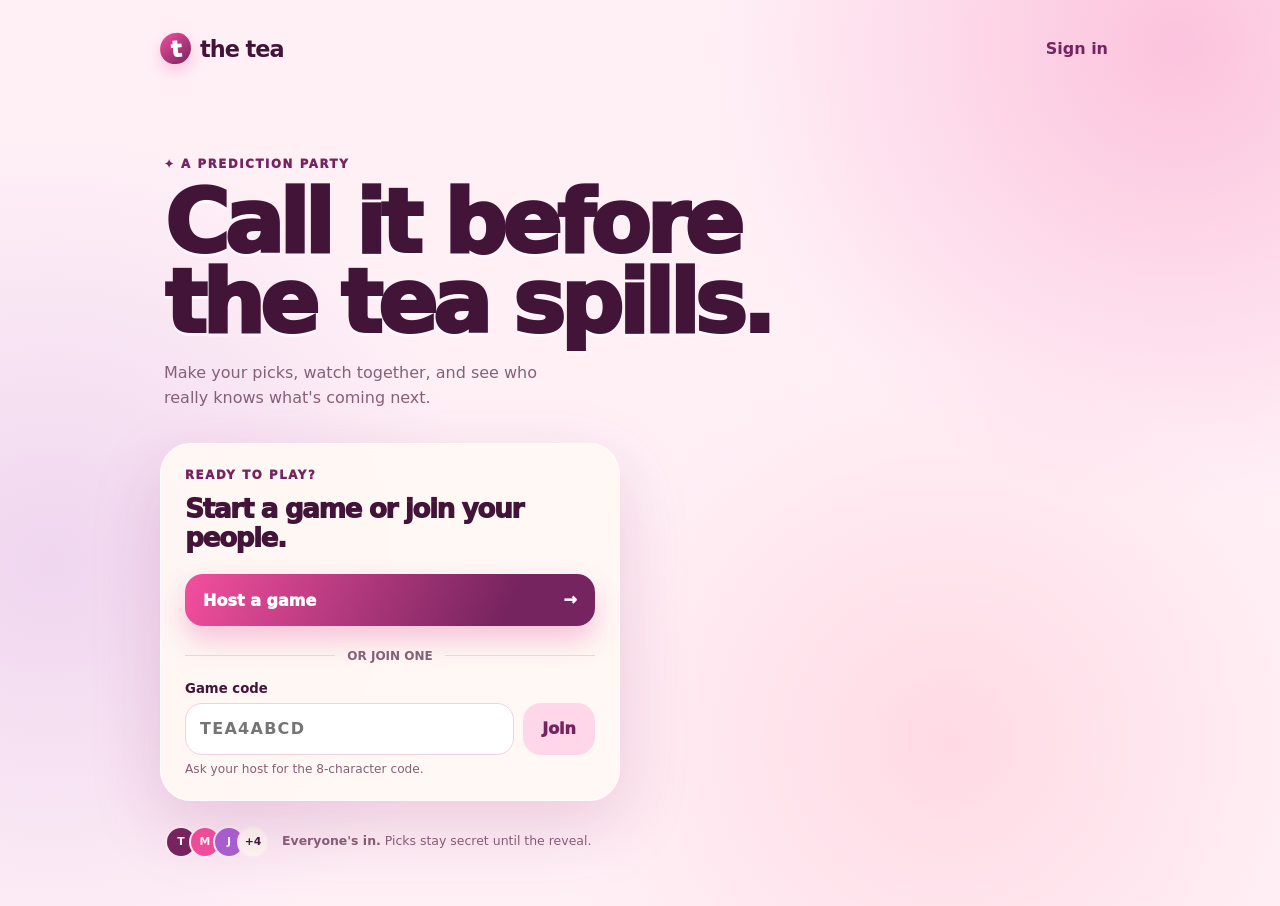
<file: index.html>
<!doctype html>
<html lang="en">
  <head>
    <meta charset="utf-8">
    <meta name="viewport" content="width=device-width, initial-scale=1">
    <meta
      name="description"
      content="The Tea is a social prediction game for watch parties and big moments."
    >
    <title>The Tea — Call it before it happens</title>
    <link rel="stylesheet" href="static/styles.css">
    <script src="static/app.js" defer></script>
  </head>
  <body>
    <main class="page-shell">
      <header class="site-header" aria-label="The Tea">
        <a class="wordmark" href="#" aria-label="The Tea home">
          <span class="wordmark-mark" aria-hidden="true">t</span>
          <span>the tea</span>
        </a>
        <button class="text-button" type="button" data-open-auth="login">
          Sign in
        </button>
      </header>

      <section class="hero" aria-labelledby="hero-title">
        <p class="eyebrow"><span aria-hidden="true">✦</span> A prediction party</p>
        <h1 id="hero-title">Call it before the tea spills.</h1>
        <p class="hero-copy">
          Make your picks, watch together, and see who really knows what's
          coming next.
        </p>
      </section>

      <section class="action-card" aria-labelledby="play-heading">
        <div class="action-card-heading">
          <p class="step-label">Ready to play?</p>
          <h2 id="play-heading">Start a game or join your people.</h2>
        </div>

        <button class="primary-button" type="button" data-open-auth="register">
          <span>Host a game</span>
          <span aria-hidden="true">→</span>
        </button>

        <div class="divider"><span>or join one</span></div>

        <form class="join-form" id="join-form">
          <label for="join-code">Game code</label>
          <div class="join-row">
            <input
              id="join-code"
              name="join_code"
              type="text"
              inputmode="text"
              autocomplete="off"
              autocapitalize="characters"
              maxlength="8"
              pattern="[A-Za-z0-9]{8}"
              placeholder="TEA4ABCD"
              aria-describedby="join-help"
              required
            >
            <button class="secondary-button" type="submit">Join</button>
          </div>
          <p class="field-help" id="join-help">Ask your host for the 8-character code.</p>
        </form>
      </section>

      <section class="party-preview" aria-label="Sample game activity">
        <div class="avatar-stack" aria-hidden="true">
          <span class="avatar avatar-plum">T</span>
          <span class="avatar avatar-coral">M</span>
          <span class="avatar avatar-gold">J</span>
          <span class="avatar avatar-cream">+4</span>
        </div>
        <p><strong>Everyone's in.</strong> Picks stay secret until the reveal.</p>
      </section>
    </main>

    <div class="auth-backdrop" id="auth-backdrop" hidden></div>
    <section
      class="auth-sheet"
      id="auth-sheet"
      role="dialog"
      aria-modal="true"
      aria-labelledby="auth-title"
      hidden
    >
      <button class="close-button" type="button" id="close-auth" aria-label="Close">
        ×
      </button>

      <div class="auth-view" id="register-view">
        <p class="eyebrow">Your seat is waiting</p>
        <h2 id="auth-title">Create your account.</h2>
        <p class="auth-copy">Come back for every watch party—and defend your record.</p>
        <form class="auth-form" data-preview-form>
          <label for="first-name">First name</label>
          <input id="first-name" name="first_name" autocomplete="given-name" required>

          <label for="register-email">Email</label>
          <input
            id="register-email"
            name="email"
            type="email"
            autocomplete="email"
            required
          >

          <label for="register-password">Password</label>
          <input
            id="register-password"
            name="password"
            type="password"
            autocomplete="new-password"
            minlength="8"
            required
          >
          <p class="field-help">Use at least 8 characters.</p>

          <button class="primary-button" type="submit">Create account</button>
        </form>
        <p class="switch-copy">
          Already have an account?
          <button class="inline-button" type="button" data-switch-auth="login">
            Sign in
          </button>
        </p>
      </div>

      <div class="auth-view" id="login-view" hidden>
        <p class="eyebrow">Welcome back</p>
        <h2>Sign in and make your picks.</h2>
        <p class="auth-copy">Your games and bragging rights are right where you left them.</p>
        <form class="auth-form" data-preview-form>
          <label for="login-email">Email</label>
          <input
            id="login-email"
            name="email"
            type="email"
            autocomplete="email"
            required
          >

          <label for="login-password">Password</label>
          <input
            id="login-password"
            name="password"
            type="password"
            autocomplete="current-password"
            required
          >

          <button class="primary-button" type="submit">Sign in</button>
        </form>
        <p class="switch-copy">
          New to The Tea?
          <button class="inline-button" type="button" data-switch-auth="register">
            Create an account
          </button>
        </p>
      </div>
    </section>

    <div class="toast" id="preview-toast" role="status" hidden>
      Looks good—account connection comes in the backend phase.
    </div>
  </body>
</html>
</file>
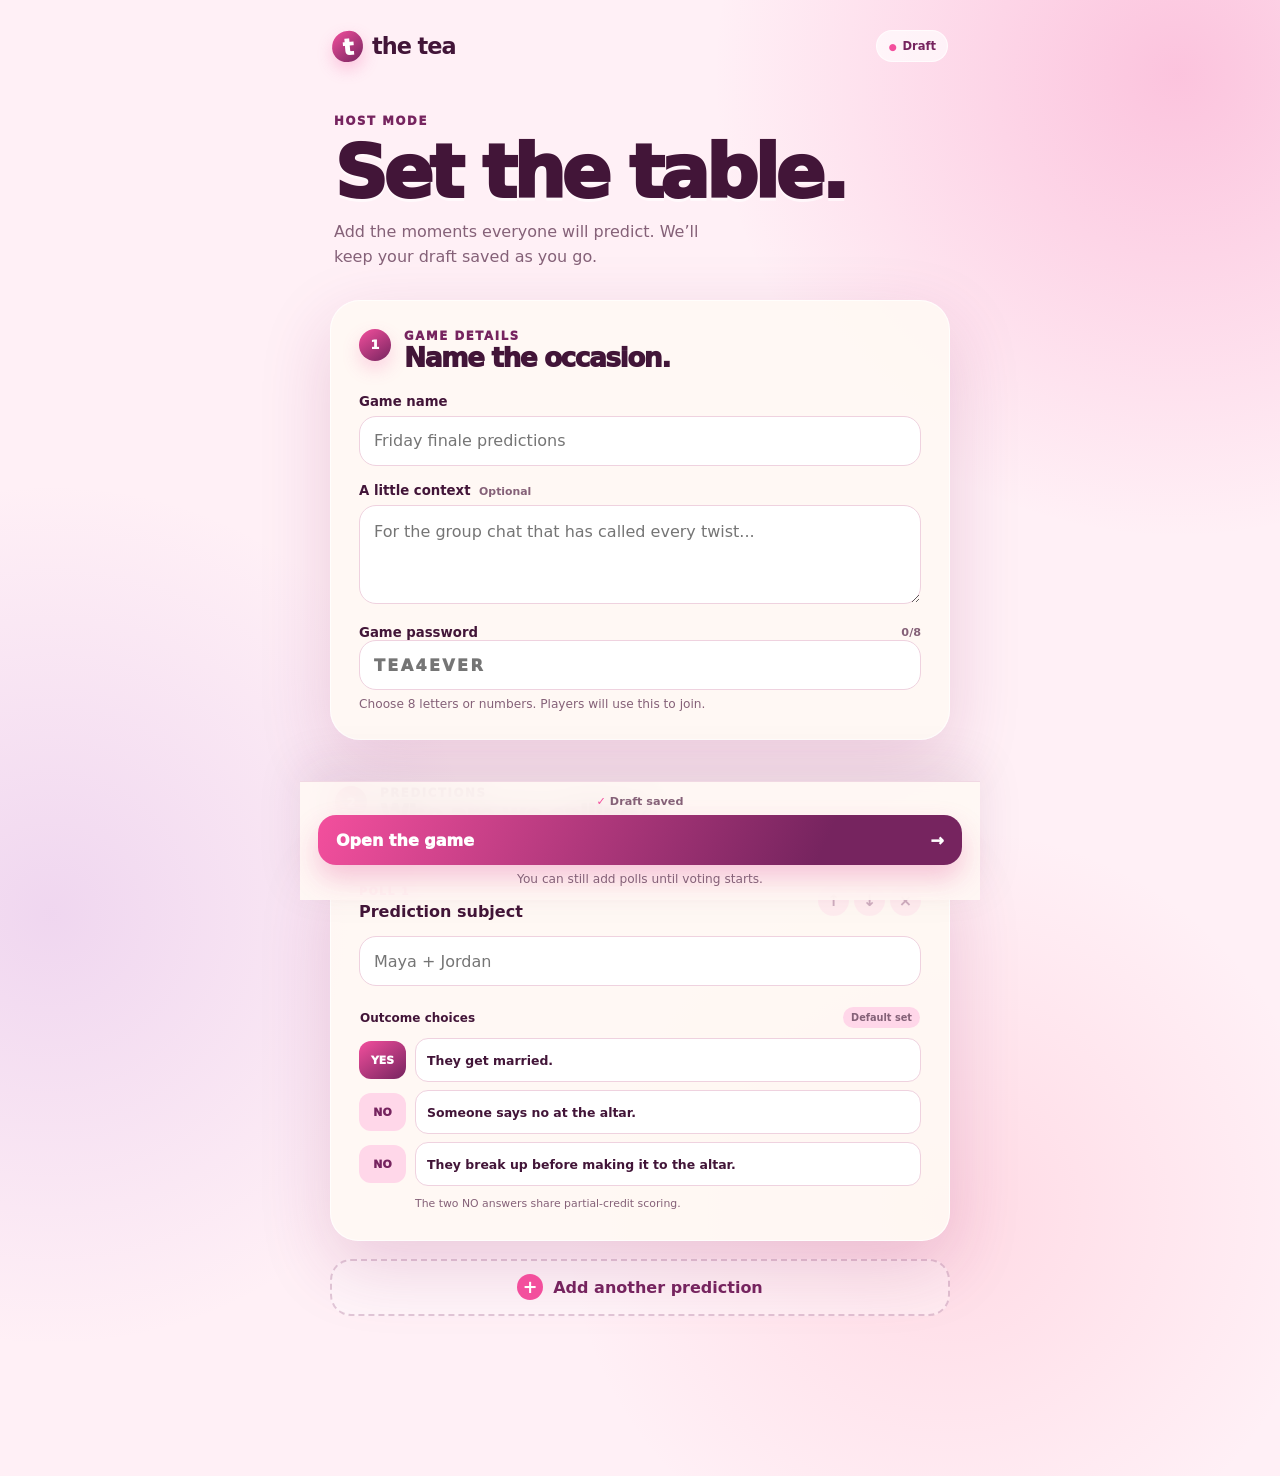
<file: host.html>
<!doctype html>
<html lang="en">
  <head>
    <meta charset="utf-8">
    <meta name="viewport" content="width=device-width, initial-scale=1">
    <meta
      name="description"
      content="Create a prediction party in The Tea."
    >
    <title>Build your game — The Tea</title>
    <link rel="stylesheet" href="static/styles.css">
    <script src="static/host.js" defer></script>
  </head>
  <body>
    <main class="builder-shell">
      <header class="site-header builder-header">
        <a class="wordmark" href="index.html" aria-label="The Tea home">
          <span class="wordmark-mark" aria-hidden="true">t</span>
          <span>the tea</span>
        </a>
        <span class="status-pill"><span aria-hidden="true">●</span> Draft</span>
      </header>

      <section class="builder-intro" aria-labelledby="builder-title">
        <p class="eyebrow">Host mode</p>
        <h1 id="builder-title">Set the table.</h1>
        <p class="hero-copy">
          Add the moments everyone will predict. We’ll keep your draft saved as
          you go.
        </p>
      </section>

      <form id="game-builder">
        <section class="builder-card" aria-labelledby="game-details-title">
          <div class="section-heading">
            <span class="section-number">1</span>
            <div>
              <p class="step-label">Game details</p>
              <h2 id="game-details-title">Name the occasion.</h2>
            </div>
          </div>

          <label for="game-title">Game name</label>
          <input
            id="game-title"
            name="title"
            placeholder="Friday finale predictions"
            maxlength="120"
            required
          >

          <label for="game-description">A little context <span class="optional">Optional</span></label>
          <textarea
            id="game-description"
            name="description"
            placeholder="For the group chat that has called every twist..."
            rows="3"
          ></textarea>

          <div class="field-label-row">
            <label for="game-password">Game password</label>
            <span class="character-count" id="password-count">0/8</span>
          </div>
          <input
            id="game-password"
            class="game-password-input"
            name="join_code"
            type="text"
            inputmode="text"
            autocomplete="off"
            autocapitalize="characters"
            minlength="8"
            maxlength="8"
            pattern="[A-Za-z0-9]{8}"
            placeholder="TEA4EVER"
            aria-describedby="password-help"
            required
          >
          <p class="field-help" id="password-help">
            Choose 8 letters or numbers. Players will use this to join.
          </p>
        </section>

        <section class="poll-builder-section" aria-labelledby="polls-title">
          <div class="section-heading section-heading-spaced">
            <span class="section-number">2</span>
            <div>
              <p class="step-label">Predictions</p>
              <h2 id="polls-title">Who are we calling?</h2>
            </div>
          </div>

          <div class="poll-list" id="poll-list">
            <article class="poll-card" data-poll>
              <div class="poll-card-header">
                <div>
                  <span class="poll-kicker">Poll 1</span>
                  <h3>Prediction subject</h3>
                </div>
                <div class="poll-actions" aria-label="Poll actions">
                  <button type="button" data-move="up" aria-label="Move poll up">↑</button>
                  <button type="button" data-move="down" aria-label="Move poll down">↓</button>
                  <button type="button" data-remove aria-label="Remove poll">×</button>
                </div>
              </div>

              <label class="sr-only" for="poll-subject-1">Poll 1 subject</label>
              <input
                id="poll-subject-1"
                name="poll_subject"
                placeholder="Maya + Jordan"
                maxlength="280"
                required
              >

              <div class="outcome-heading">
                <span>Outcome choices</span>
                <span class="default-chip">Default set</span>
              </div>
              <div class="outcome-list">
                <label class="outcome-row outcome-yes">
                  <span class="outcome-badge">YES</span>
                  <input name="outcome" value="They get married.">
                </label>
                <label class="outcome-row">
                  <span class="outcome-badge">NO</span>
                  <input name="outcome" value="Someone says no at the altar.">
                </label>
                <label class="outcome-row">
                  <span class="outcome-badge">NO</span>
                  <input name="outcome" value="They break up before making it to the altar.">
                </label>
              </div>
              <p class="poll-note">
                The two NO answers share partial-credit scoring.
              </p>
            </article>
          </div>

          <button class="add-poll-button" type="button" id="add-poll">
            <span class="add-icon" aria-hidden="true">+</span>
            Add another prediction
          </button>
        </section>

        <div class="builder-footer">
          <p class="save-status" id="save-status" role="status">
            <span aria-hidden="true">✓</span> Draft saved
          </p>
          <button class="primary-button open-game-button" type="submit">
            <span>Open the game</span>
            <span aria-hidden="true">→</span>
          </button>
          <p class="field-help footer-help">
            You can still add polls until voting starts.
          </p>
        </div>
      </form>
    </main>

    <template id="poll-template">
      <article class="poll-card" data-poll>
        <div class="poll-card-header">
          <div>
            <span class="poll-kicker">Poll</span>
            <h3>Prediction subject</h3>
          </div>
          <div class="poll-actions" aria-label="Poll actions">
            <button type="button" data-move="up" aria-label="Move poll up">↑</button>
            <button type="button" data-move="down" aria-label="Move poll down">↓</button>
            <button type="button" data-remove aria-label="Remove poll">×</button>
          </div>
        </div>
        <label class="sr-only">Poll subject</label>
        <input name="poll_subject" placeholder="Couple or prediction topic" maxlength="280" required>
        <div class="outcome-heading">
          <span>Outcome choices</span>
          <span class="default-chip">Default set</span>
        </div>
        <div class="outcome-list">
          <label class="outcome-row outcome-yes">
            <span class="outcome-badge">YES</span>
            <input name="outcome" value="They get married.">
          </label>
          <label class="outcome-row">
            <span class="outcome-badge">NO</span>
            <input name="outcome" value="Someone says no at the altar.">
          </label>
          <label class="outcome-row">
            <span class="outcome-badge">NO</span>
            <input name="outcome" value="They break up before making it to the altar.">
          </label>
        </div>
        <p class="poll-note">The two NO answers share partial-credit scoring.</p>
      </article>
    </template>

    <div class="toast join-code-toast" id="builder-toast" role="status" hidden>
      <strong>Game ready!</strong> Your join code will appear here once the backend is connected.
    </div>
  </body>
</html>
</file>
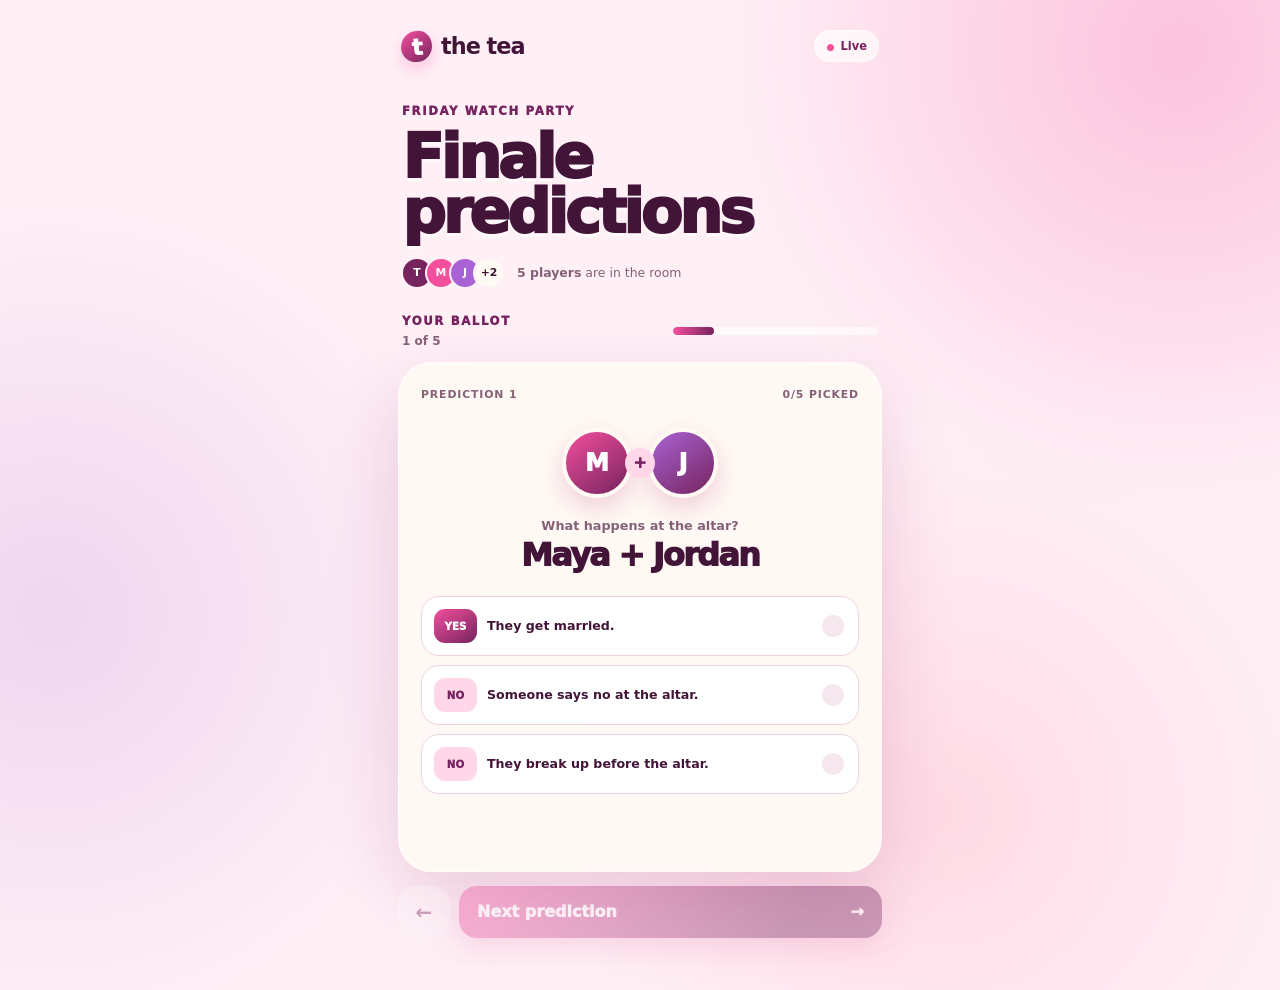
<file: play.html>
<!doctype html>
<html lang="en">
  <head>
    <meta charset="utf-8">
    <meta name="viewport" content="width=device-width, initial-scale=1">
    <meta name="description" content="Cast your final predictions in The Tea.">
    <title>Friday finale predictions — The Tea</title>
    <link rel="stylesheet" href="static/styles.css">
    <script src="static/play.js" defer></script>
  </head>
  <body>
    <main class="play-shell">
      <header class="site-header play-header">
        <a class="wordmark" href="index.html" aria-label="The Tea home">
          <span class="wordmark-mark" aria-hidden="true">t</span>
          <span>the tea</span>
        </a>
        <span class="status-pill live-pill"><span aria-hidden="true">●</span> Live</span>
      </header>

      <section class="game-meta" aria-labelledby="game-title">
        <p class="eyebrow">Friday watch party</p>
        <h1 id="game-title">Finale predictions</h1>
        <div class="joined-summary">
          <div class="avatar-stack" aria-hidden="true">
            <span class="avatar avatar-plum">T</span>
            <span class="avatar avatar-coral">M</span>
            <span class="avatar avatar-gold">J</span>
            <span class="avatar avatar-cream">+2</span>
          </div>
          <span><strong>5 players</strong> are in the room</span>
        </div>
      </section>

      <section id="ballot-screen" aria-labelledby="ballot-heading">
        <div class="ballot-progress">
          <div>
            <p class="step-label" id="ballot-heading">Your ballot</p>
            <span id="progress-label">1 of 5</span>
          </div>
          <div
            class="progress-track"
            role="progressbar"
            aria-valuemin="1"
            aria-valuemax="5"
            aria-valuenow="1"
            aria-label="Ballot progress"
          >
            <span id="progress-fill"></span>
          </div>
        </div>

        <article class="vote-card" id="vote-card" aria-live="polite"></article>

        <div class="ballot-controls">
          <button class="back-button" id="previous-poll" type="button" aria-label="Previous poll">
            ←
          </button>
          <button class="primary-button next-button" id="next-poll" type="button" disabled>
            <span>Next prediction</span>
            <span aria-hidden="true">→</span>
          </button>
        </div>
        <p class="final-vote-note" id="final-vote-note" hidden>
          Final submission — you won’t be able to change these picks.
        </p>
      </section>

      <section id="room-screen" class="room-screen" aria-labelledby="room-title" hidden>
        <div class="room-hero">
          <p class="eyebrow">Ballot submitted</p>
          <h2 id="room-title">The room is getting loud.</h2>
          <p>Your picks are final. Now watch the drama build.</p>
        </div>

        <section
          class="room-card player-result-card"
          id="player-result-card"
          aria-labelledby="player-result-title"
          hidden
        ></section>

        <section class="room-card leaderboard-card" aria-labelledby="leaderboard-title">
          <div class="room-card-heading">
            <div>
              <p class="step-label">Live room</p>
              <h3 id="leaderboard-title">Leaderboard</h3>
            </div>
            <span class="live-count" id="live-count">5 joined</span>
          </div>
          <div class="leader-list" id="leader-list"></div>
          <p class="room-helper">Scores wake up when the host spills the tea.</p>
        </section>

        <section class="room-card activity-card" aria-labelledby="activity-title">
          <div class="room-card-heading">
            <div>
              <p class="step-label">Fresh tea</p>
              <h3 id="activity-title">Room activity</h3>
            </div>
            <span class="activity-dot" aria-hidden="true"></span>
          </div>
          <div class="activity-list" id="activity-list" aria-live="polite">
            <div class="activity-item">
              <span class="activity-icon">✓</span>
              <p><strong>Your ballot is in.</strong><br><span>Five bold calls, officially final.</span></p>
            </div>
            <div class="activity-item">
              <span class="activity-icon">👀</span>
              <p><strong>The room is split.</strong><br><span>Maya + Jordan has everyone arguing.</span></p>
            </div>
          </div>
        </section>

        <details class="room-card predictions-card" open>
          <summary>
            <span>
              <span class="step-label">Locked in</span>
              <strong>My predictions</strong>
            </span>
            <span aria-hidden="true">⌄</span>
          </summary>
          <div class="my-picks" id="my-picks"></div>
        </details>
      </section>

      <section
        id="player-final-screen"
        class="player-final-screen"
        aria-labelledby="player-final-title"
        hidden
      ></section>
    </main>

    <div class="auth-backdrop" id="drama-backdrop" hidden></div>
    <section
      class="drama-sheet"
      id="drama-sheet"
      role="dialog"
      aria-modal="true"
      aria-labelledby="drama-title"
      hidden
    >
      <button class="close-button" type="button" id="close-drama" aria-label="Close">×</button>
      <div class="drama-bubbles" aria-hidden="true"><span></span><span></span><span></span></div>
      <p class="eyebrow">The tea is brewing!</p>
      <h2 id="drama-title">Your picks have the room talking.</h2>
      <div class="drama-stats">
        <div class="drama-stat">
          <strong>2</strong>
          <span>times you went against the group</span>
        </div>
        <div class="drama-stat">
          <strong>82%</strong>
          <span>think someone says no at the altar</span>
        </div>
        <div class="drama-stat drama-stat-wide">
          <strong>Perfectly split</strong>
          <span>Maya + Jordan is tonight’s messiest prediction.</span>
        </div>
      </div>
      <button class="primary-button" id="enter-room" type="button">
        <span>Enter the live room</span>
        <span aria-hidden="true">→</span>
      </button>
    </section>
  </body>
</html>
</file>
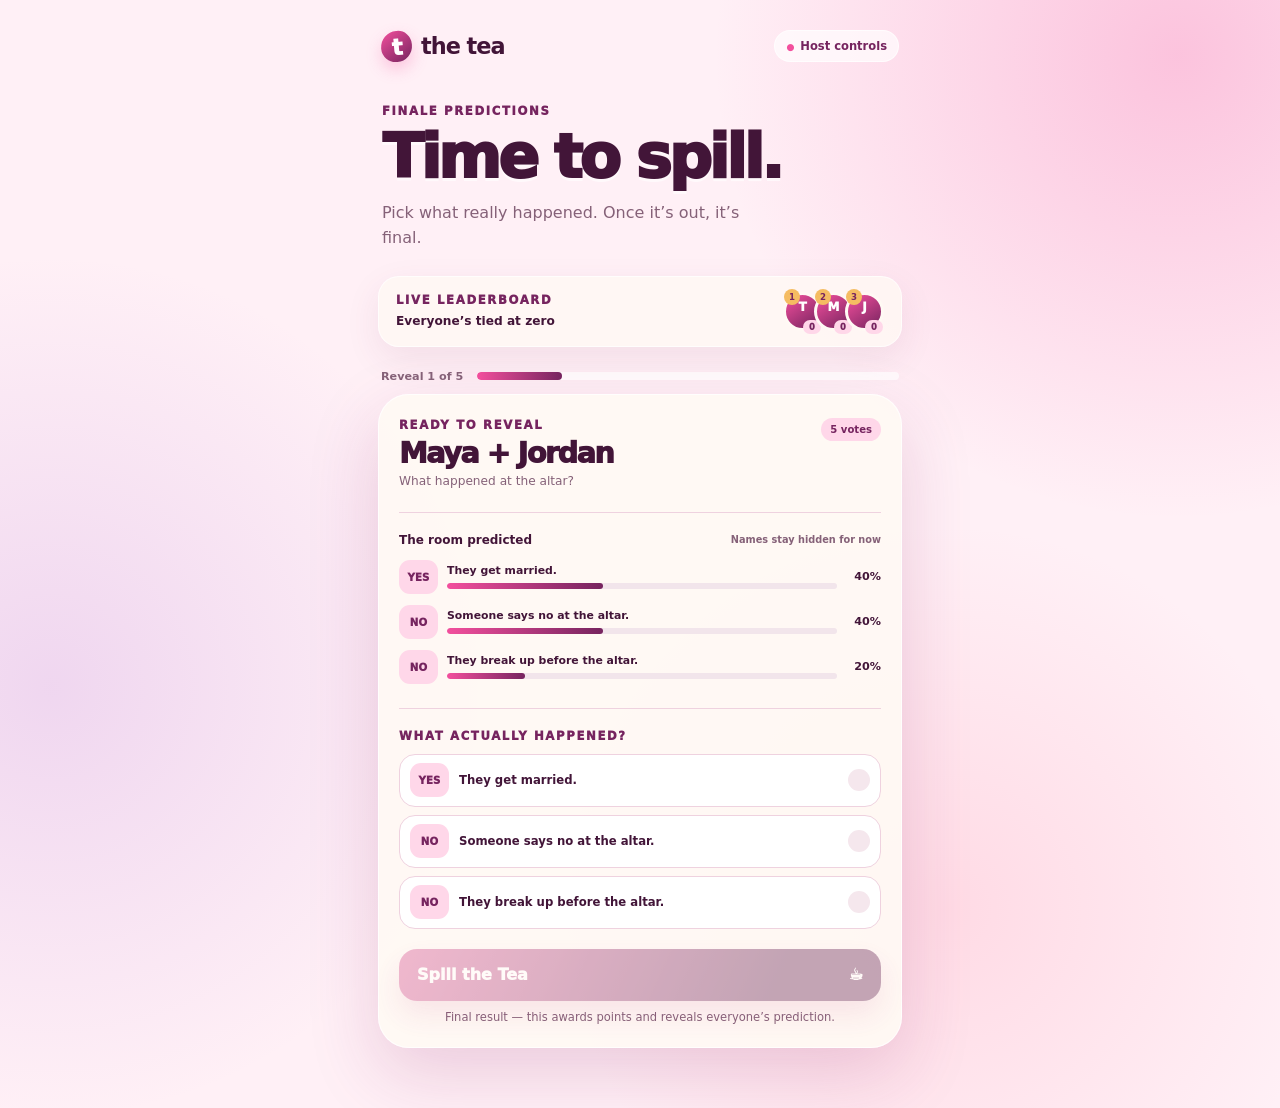
<file: reveal.html>
<!doctype html>
<html lang="en">
  <head>
    <meta charset="utf-8">
    <meta name="viewport" content="width=device-width, initial-scale=1">
    <meta name="description" content="Reveal results and score The Tea.">
    <title>Spill the Tea — Host controls</title>
    <link rel="stylesheet" href="static/styles.css">
    <script src="static/reveal.js" defer></script>
  </head>
  <body>
    <main class="reveal-shell">
      <header class="site-header play-header">
        <a class="wordmark" href="index.html" aria-label="The Tea home">
          <span class="wordmark-mark" aria-hidden="true">t</span>
          <span>the tea</span>
        </a>
        <span class="status-pill"><span aria-hidden="true">●</span> Host controls</span>
      </header>

      <section class="game-meta reveal-meta" aria-labelledby="reveal-page-title">
        <p class="eyebrow">Finale predictions</p>
        <h1 id="reveal-page-title">Time to spill.</h1>
        <p class="hero-copy">Pick what really happened. Once it’s out, it’s final.</p>
      </section>

      <section class="host-score-strip" aria-label="Current leaderboard">
        <div>
          <p class="step-label">Live leaderboard</p>
          <strong id="leaderboard-status">Everyone’s tied at zero</strong>
        </div>
        <div class="mini-leaders" id="mini-leaders"></div>
      </section>

      <div class="reveal-progress">
        <span id="reveal-progress-label">Reveal 1 of 5</span>
        <div class="progress-track" aria-hidden="true"><span id="reveal-progress-fill"></span></div>
      </div>

      <article class="spill-card" id="spill-card" aria-live="polite"></article>
    </main>

    <div class="auth-backdrop" id="confirm-backdrop" hidden></div>
    <section
      class="confirm-sheet"
      id="confirm-sheet"
      role="dialog"
      aria-modal="true"
      aria-labelledby="confirm-title"
      hidden
    >
      <span class="confirm-icon" aria-hidden="true">☕</span>
      <p class="eyebrow">Last chance to check</p>
      <h2 id="confirm-title">Spill this as the final result?</h2>
      <div class="confirm-result" id="confirm-result"></div>
      <p class="confirm-warning">This publishes names, awards points, and cannot be undone.</p>
      <div class="confirm-actions">
        <button class="back-button" id="cancel-result" type="button">Not yet</button>
        <button class="primary-button" id="confirm-result-button" type="button">
          <span>Yes, spill the tea</span><span aria-hidden="true">→</span>
        </button>
      </div>
    </section>

    <div class="auth-backdrop" id="complete-backdrop" hidden></div>
    <section
      class="confirm-sheet complete-sheet"
      id="complete-sheet"
      role="dialog"
      aria-modal="true"
      aria-labelledby="complete-title"
      hidden
    >
      <span class="confirm-icon" aria-hidden="true">♛</span>
      <p class="eyebrow">Every result is in</p>
      <h2 id="complete-title">End the game and crown the winner?</h2>
      <p class="confirm-warning">This freezes the final leaderboard for everyone in the room.</p>
      <div class="confirm-actions">
        <button class="back-button" id="cancel-complete" type="button">Not yet</button>
        <button class="primary-button" id="confirm-complete" type="button">
          <span>End game &amp; crown winners</span><span aria-hidden="true">♛</span>
        </button>
      </div>
    </section>
  </body>
</html>
</file>
<file: static/styles.css>
:root {
  color-scheme: light;
  --ink: #421538;
  --muted: #856178;
  --plum: #76245f;
  --plum-dark: #571644;
  --pink: #f34f9d;
  --pink-soft: #ffd7e9;
  --coral: #ff7897;
  --lavender: #a962d3;
  --gold: #f5bc62;
  --cream: #fff9f4;
  --paper: #fff0f6;
  --line: #efd2df;
  --white: #ffffff;
  --shadow: 0 25px 70px rgb(145 35 105 / 18%);
  --rounded: ui-rounded, "SF Pro Rounded", "Arial Rounded MT Bold",
    "Avenir Next Rounded", Inter, ui-sans-serif, system-ui, sans-serif;
  font-family: var(--rounded);
}

* {
  box-sizing: border-box;
}

html {
  min-height: 100%;
  background: var(--paper);
}

body {
  min-width: 320px;
  min-height: 100vh;
  margin: 0;
  color: var(--ink);
  background:
    radial-gradient(circle at 92% 5%, rgb(243 79 157 / 28%), transparent 29rem),
    radial-gradient(circle at 4% 62%, rgb(169 98 211 / 18%), transparent 27rem),
    radial-gradient(circle at 74% 82%, rgb(255 120 151 / 18%), transparent 24rem),
    var(--paper);
}

body::before,
body::after {
  position: fixed;
  z-index: -1;
  border-radius: 999px;
  content: "";
  filter: blur(1px);
  pointer-events: none;
}

body::before {
  top: 16%;
  right: -36px;
  width: 92px;
  height: 92px;
  border: 2px solid rgb(243 79 157 / 16%);
  box-shadow:
    -34px 49px 0 -22px rgb(255 255 255 / 55%),
    -56px -38px 0 -30px rgb(169 98 211 / 20%);
}

body::after {
  bottom: 8%;
  left: -44px;
  width: 112px;
  height: 112px;
  background: rgb(255 255 255 / 28%);
  box-shadow: 74px 48px 0 -36px rgb(243 79 157 / 18%);
}

button,
input,
textarea {
  font: inherit;
}

button {
  cursor: pointer;
}

.page-shell {
  width: min(100%, 470px);
  min-height: 100vh;
  margin: 0 auto;
  padding: 22px 20px 36px;
}

.site-header {
  display: flex;
  align-items: center;
  justify-content: space-between;
}

.wordmark {
  display: inline-flex;
  gap: 9px;
  align-items: center;
  color: var(--ink);
  font-family: var(--rounded);
  font-size: 1.4rem;
  font-weight: 900;
  letter-spacing: -0.045em;
  text-decoration: none;
}

.wordmark-mark {
  display: grid;
  width: 31px;
  height: 31px;
  place-items: center;
  border-radius: 54% 46% 52% 48%;
  color: var(--white);
  background: linear-gradient(145deg, var(--pink), var(--plum));
  box-shadow: 0 7px 16px rgb(243 79 157 / 28%);
  font-weight: 950;
  transform: rotate(-5deg);
}

.text-button,
.inline-button {
  padding: 0;
  border: 0;
  color: var(--plum);
  background: transparent;
  font-weight: 750;
}

.text-button {
  padding: 9px 12px;
}

.hero {
  padding: 58px 4px 32px;
}

.eyebrow,
.step-label {
  margin: 0 0 12px;
  color: var(--plum);
  font-size: 0.73rem;
  font-weight: 950;
  letter-spacing: 0.14em;
  text-transform: uppercase;
}

h1,
h2,
p {
  margin-top: 0;
}

h1,
h2 {
  font-family: var(--rounded);
  font-weight: 950;
  letter-spacing: -0.055em;
}

h1 {
  max-width: 410px;
  margin-bottom: 18px;
  font-size: clamp(2.75rem, 14vw, 4.25rem);
  line-height: 0.91;
  text-wrap: balance;
  text-shadow: 0 3px 0 rgb(255 255 255 / 60%);
}

h2 {
  margin-bottom: 10px;
  font-size: 1.65rem;
  line-height: 1.1;
}

.hero-copy,
.auth-copy {
  color: var(--muted);
  font-size: 1rem;
  line-height: 1.55;
}

.hero-copy {
  max-width: 380px;
  margin-bottom: 0;
}

.action-card {
  padding: 24px;
  border: 1px solid rgb(255 255 255 / 70%);
  border-radius: 31px;
  background: rgb(255 249 244 / 91%);
  box-shadow: var(--shadow);
  backdrop-filter: blur(18px);
}

.action-card-heading {
  margin-bottom: 22px;
}

.action-card-heading h2 {
  margin-bottom: 0;
}

.primary-button,
.secondary-button {
  min-height: 52px;
  border: 0;
  border-radius: 18px;
  font-weight: 950;
}

.primary-button {
  display: flex;
  width: 100%;
  align-items: center;
  justify-content: space-between;
  padding: 0 18px;
  color: var(--white);
  background: linear-gradient(115deg, var(--pink), var(--plum) 78%);
  box-shadow: 0 14px 28px rgb(221 55 137 / 27%);
}

.primary-button:hover,
.primary-button:focus-visible {
  background: linear-gradient(115deg, #df3688, var(--plum-dark) 78%);
}

.divider {
  display: flex;
  gap: 12px;
  align-items: center;
  margin: 23px 0 18px;
  color: var(--muted);
  font-size: 0.75rem;
  font-weight: 700;
  text-transform: uppercase;
}

.divider::before,
.divider::after {
  height: 1px;
  flex: 1;
  background: var(--line);
  content: "";
}

label {
  display: block;
  margin-bottom: 7px;
  font-size: 0.83rem;
  font-weight: 800;
}

.join-row {
  display: grid;
  grid-template-columns: 1fr auto;
  gap: 9px;
}

input {
  width: 100%;
  min-height: 50px;
  padding: 0 14px;
  border: 1px solid var(--line);
  border-radius: 17px;
  outline: none;
  color: var(--ink);
  background: var(--white);
}

textarea {
  width: 100%;
  padding: 14px;
  border: 1px solid var(--line);
  border-radius: 17px;
  outline: none;
  color: var(--ink);
  background: var(--white);
  line-height: 1.45;
  resize: vertical;
}

textarea:focus {
  border-color: var(--pink);
  box-shadow: 0 0 0 4px rgb(243 79 157 / 14%);
}

input:focus {
  border-color: var(--pink);
  box-shadow: 0 0 0 4px rgb(243 79 157 / 14%);
}

#join-code {
  font-weight: 800;
  letter-spacing: 0.08em;
  text-transform: uppercase;
}

.secondary-button {
  padding: 0 19px;
  color: var(--plum);
  background: var(--pink-soft);
}

.field-help {
  margin: 7px 0 0;
  color: var(--muted);
  font-size: 0.76rem;
}

.party-preview {
  display: flex;
  gap: 13px;
  align-items: center;
  padding: 25px 5px 0;
}

.party-preview p {
  margin-bottom: 0;
  color: var(--muted);
  font-size: 0.78rem;
  line-height: 1.35;
}

.avatar-stack {
  display: flex;
  padding-left: 8px;
}

.avatar {
  display: grid;
  width: 32px;
  height: 32px;
  margin-left: -8px;
  place-items: center;
  border: 2px solid var(--paper);
  border-radius: 50%;
  color: var(--white);
  font-size: 0.68rem;
  font-weight: 850;
}

.avatar-plum { background: var(--plum); }
.avatar-coral { background: var(--pink); }
.avatar-gold { background: var(--lavender); }
.avatar-cream { color: var(--ink); background: var(--cream); }

.auth-backdrop {
  position: fixed;
  z-index: 10;
  inset: 0;
  background: rgb(44 23 40 / 42%);
  backdrop-filter: blur(3px);
}

.auth-sheet {
  position: fixed;
  z-index: 11;
  right: 0;
  bottom: 0;
  left: 0;
  width: min(100%, 500px);
  max-height: 94vh;
  margin: auto;
  padding: 34px 24px calc(25px + env(safe-area-inset-bottom));
  overflow-y: auto;
  border-radius: 34px 34px 0 0;
  background: var(--cream);
  box-shadow: 0 -20px 70px rgb(44 23 40 / 22%);
}

.close-button {
  position: absolute;
  top: 16px;
  right: 17px;
  width: 36px;
  height: 36px;
  border: 0;
  border-radius: 50%;
  color: var(--ink);
  background: var(--pink-soft);
  font-size: 1.5rem;
  line-height: 1;
}

.auth-view h2 {
  max-width: 320px;
  margin-right: 38px;
  font-size: 2rem;
}

.auth-copy {
  margin-bottom: 23px;
  font-size: 0.9rem;
}

.auth-form label:not(:first-child) {
  margin-top: 15px;
}

.auth-form .primary-button {
  margin-top: 22px;
}

.switch-copy {
  margin: 22px 0 0;
  color: var(--muted);
  text-align: center;
  font-size: 0.84rem;
}

.inline-button {
  text-decoration: underline;
  text-underline-offset: 3px;
}

.toast {
  position: fixed;
  z-index: 20;
  right: 18px;
  bottom: 18px;
  left: 18px;
  max-width: 420px;
  margin: auto;
  padding: 14px 17px;
  border-radius: 18px;
  color: var(--white);
  background: var(--ink);
  box-shadow: var(--shadow);
  font-size: 0.85rem;
  text-align: center;
}

[hidden] {
  display: none !important;
}

@media (min-width: 800px) {
  .page-shell {
    width: min(100%, 1040px);
    padding: 30px 40px 48px;
  }

  .hero {
    max-width: 720px;
    padding-top: 90px;
  }

  h1 {
    max-width: 680px;
    font-size: 5.5rem;
  }

  .action-card {
    width: 460px;
  }

  .party-preview {
    width: 460px;
  }

  .auth-sheet {
    top: 0;
    right: 0;
    bottom: 0;
    left: auto;
    max-height: none;
    padding: 80px 48px 40px;
    border-radius: 30px 0 0 30px;
  }
}

.reveal-shell {
  width: min(100%, 560px);
  min-height: 100vh;
  margin: 0 auto;
  padding: 22px 18px 60px;
}

.reveal-meta {
  padding-bottom: 20px;
}

.host-score-strip {
  display: flex;
  gap: 15px;
  align-items: center;
  justify-content: space-between;
  padding: 15px 17px;
  border: 1px solid rgb(255 255 255 / 70%);
  border-radius: 21px;
  background: rgb(255 249 244 / 78%);
  box-shadow: 0 12px 35px rgb(121 39 94 / 9%);
}

.host-score-strip .step-label {
  margin-bottom: 3px;
}

.host-score-strip > div > strong {
  font-size: 0.76rem;
}

.mini-leaders {
  display: flex;
  padding-left: 8px;
}

.mini-leaders > span {
  position: relative;
  display: grid;
  width: 39px;
  height: 39px;
  margin-left: -8px;
  place-items: center;
  border: 3px solid var(--cream);
  border-radius: 50%;
  color: var(--white);
  background: linear-gradient(145deg, var(--pink), var(--plum));
  font-size: 0.75rem;
  font-weight: 950;
}

.mini-leaders b {
  position: absolute;
  top: -6px;
  left: -2px;
  display: grid;
  width: 16px;
  height: 16px;
  place-items: center;
  border-radius: 50%;
  color: var(--plum);
  background: var(--gold);
  font-size: 0.54rem;
}

.mini-leaders em {
  position: absolute;
  right: -2px;
  bottom: -6px;
  min-width: 18px;
  padding: 2px 4px;
  border-radius: 8px;
  color: var(--plum);
  background: var(--pink-soft);
  font-size: 0.52rem;
  font-style: normal;
  text-align: center;
}

.reveal-progress {
  display: flex;
  gap: 14px;
  align-items: center;
  margin: 23px 3px 11px;
  color: var(--muted);
  font-size: 0.7rem;
  font-weight: 850;
}

.reveal-progress .progress-track {
  flex: 1;
}

.spill-card {
  padding: 23px 20px;
  border: 1px solid rgb(255 255 255 / 80%);
  border-radius: 31px;
  background: rgb(255 249 244 / 94%);
  box-shadow: var(--shadow);
}

.spill-card-heading {
  display: flex;
  gap: 12px;
  align-items: flex-start;
  justify-content: space-between;
}

.spill-card-heading .step-label {
  margin-bottom: 6px;
}

.spill-card-heading h2 {
  margin-bottom: 4px;
  font-size: 1.8rem;
}

.spill-card-heading p:last-child {
  margin-bottom: 0;
  color: var(--muted);
  font-size: 0.76rem;
}

.vote-total {
  flex: 0 0 auto;
  padding: 6px 9px;
  border-radius: 999px;
  color: var(--plum);
  background: var(--pink-soft);
  font-size: 0.63rem;
  font-weight: 900;
}

.first-reveal,
.host-result-picker,
.named-predictions {
  margin-top: 24px;
  padding-top: 20px;
  border-top: 1px solid var(--line);
}

.first-reveal .outcome-heading,
.named-predictions .outcome-heading {
  margin: 0 0 13px;
}

.outcome-heading > span:last-child {
  color: var(--muted);
  font-size: 0.61rem;
  font-weight: 750;
}

.stat-bar-row {
  display: grid;
  grid-template-columns: 39px 1fr 35px;
  gap: 9px;
  align-items: center;
  margin-top: 11px;
}

.stat-bar-copy {
  display: grid;
  gap: 6px;
  min-width: 0;
}

.stat-bar-copy b {
  overflow: hidden;
  font-size: 0.68rem;
  text-overflow: ellipsis;
  white-space: nowrap;
}

.stat-bar-copy i {
  height: 6px;
  overflow: hidden;
  border-radius: 999px;
  background: #f2e5eb;
}

.stat-bar-copy i span {
  display: block;
  height: 100%;
  border-radius: inherit;
  background: linear-gradient(90deg, var(--pink), var(--plum));
}

.stat-bar-row > strong {
  font-size: 0.7rem;
  text-align: right;
}

.host-result-picker .step-label {
  margin-bottom: 11px;
}

.result-option {
  display: grid;
  grid-template-columns: 39px 1fr 22px;
  gap: 10px;
  align-items: center;
  width: 100%;
  min-height: 53px;
  margin-top: 8px;
  padding: 7px 10px;
  border: 1px solid var(--line);
  border-radius: 16px;
  color: var(--ink);
  background: var(--white);
  font-size: 0.73rem;
  font-weight: 850;
  text-align: left;
}

.result-option.is-selected {
  border-color: var(--pink);
  background: #fff0f7;
  box-shadow: 0 0 0 3px rgb(243 79 157 / 10%);
}

.spill-button {
  margin-top: 20px;
}

.spill-button:disabled {
  cursor: default;
  filter: grayscale(0.2);
  opacity: 0.4;
}

.confirm-sheet {
  position: fixed;
  z-index: 11;
  right: 0;
  bottom: 0;
  left: 0;
  width: min(100%, 500px);
  margin: auto;
  padding: 35px 24px calc(24px + env(safe-area-inset-bottom));
  border-radius: 34px 34px 0 0;
  background: var(--cream);
  box-shadow: 0 -20px 70px rgb(44 23 40 / 22%);
}

.confirm-icon,
.tea-spilled-icon {
  display: grid;
  width: 52px;
  height: 52px;
  place-items: center;
  border-radius: 50%;
  background: var(--pink-soft);
  font-size: 1.35rem;
}

.confirm-sheet .eyebrow {
  margin-top: 18px;
}

.confirm-sheet h2 {
  font-size: 2rem;
}

.confirm-result,
.actual-result {
  display: grid;
  grid-template-columns: 43px 1fr;
  gap: 10px;
  align-items: center;
  padding: 12px;
  border-radius: 16px;
  background: var(--pink-soft);
  font-size: 0.8rem;
}

.confirm-warning {
  margin: 12px 0 20px;
  color: var(--muted);
  font-size: 0.71rem;
  line-height: 1.4;
}

.confirm-actions {
  display: grid;
  grid-template-columns: 95px 1fr;
  gap: 9px;
}

.published-heading {
  padding: 12px 3px 4px;
  text-align: center;
}

.published-heading .tea-spilled-icon {
  margin: 0 auto 15px;
}

.published-heading .step-label {
  margin-bottom: 6px;
}

.published-heading h2 {
  font-size: 2rem;
}

.published-heading .actual-result {
  text-align: left;
}

.prediction-group {
  margin-top: 10px;
  padding: 13px;
  border: 1px solid var(--line);
  border-radius: 17px;
  background: var(--white);
}

.prediction-group.is-actual {
  border-color: var(--pink);
  background: #fff0f7;
}

.prediction-group-label {
  display: grid;
  grid-template-columns: 42px 1fr;
  gap: 9px;
  align-items: center;
}

.prediction-group-label > span:last-child {
  display: grid;
  gap: 2px;
}

.prediction-group-label strong {
  font-size: 0.7rem;
}

.prediction-group-label small {
  color: var(--pink);
  font-size: 0.58rem;
  font-weight: 900;
  text-transform: uppercase;
}

.prediction-names {
  display: flex;
  flex-wrap: wrap;
  gap: 6px;
  margin-top: 10px;
}

.prediction-names span {
  padding: 5px 7px;
  border-radius: 9px;
  color: var(--muted);
  background: #f7edf2;
  font-size: 0.62rem;
  font-weight: 800;
}

.prediction-names b {
  margin-left: 4px;
  color: var(--pink);
}

.complete-sheet .confirm-icon {
  color: var(--plum);
  background: linear-gradient(145deg, var(--gold), #fff4bd);
  box-shadow: 0 10px 24px rgb(233 177 54 / 24%);
}

.final-scorecard {
  position: relative;
  overflow: hidden;
  padding: 34px 20px 25px;
  border-color: rgb(243 79 157 / 26%);
  background:
    radial-gradient(circle at 0% 0%, rgb(243 79 157 / 19%), transparent 17rem),
    radial-gradient(circle at 100% 4%, rgb(248 205 88 / 25%), transparent 14rem),
    rgb(255 249 244 / 96%);
  text-align: center;
}

.winner-crown {
  display: grid;
  width: 76px;
  height: 76px;
  margin: 0 auto 14px;
  place-items: center;
  border: 2px solid rgb(255 255 255 / 80%);
  border-radius: 50%;
  color: var(--plum);
  background: linear-gradient(145deg, var(--gold), #fff1ad);
  box-shadow: 0 15px 35px rgb(189 116 22 / 22%);
  font-size: 2.15rem;
  transform: rotate(-4deg);
}

.final-scorecard > .eyebrow {
  margin-bottom: 7px;
}

.final-scorecard > h2 {
  max-width: 420px;
  margin: 0 auto 6px;
  font-size: clamp(2rem, 9vw, 3rem);
  line-height: 0.98;
}

.winner-score {
  margin-bottom: 25px;
  color: var(--muted);
  font-size: 0.73rem;
  font-weight: 850;
}

.final-ranking {
  display: grid;
  gap: 8px;
  text-align: left;
}

.final-rank-row {
  display: grid;
  grid-template-columns: 31px 38px 1fr auto;
  gap: 9px;
  align-items: center;
  padding: 10px 12px;
  border: 1px solid var(--line);
  border-radius: 16px;
  background: rgb(255 255 255 / 70%);
}

.final-rank-row.is-winner {
  border-color: rgb(233 177 54 / 45%);
  background: linear-gradient(100deg, #fff8d5, #fff0f7);
  box-shadow: 0 8px 22px rgb(121 39 94 / 8%);
}

.final-rank-number {
  color: var(--plum);
  font-size: 0.8rem;
  font-weight: 950;
  text-align: center;
}

.final-rank-row.is-winner .final-rank-number {
  color: #bd7416;
  font-size: 1.05rem;
}

.final-rank-row .leader-avatar {
  width: 36px;
  height: 36px;
}

.final-rank-row > span:nth-child(3) {
  display: grid;
  gap: 2px;
}

.final-rank-row strong {
  font-size: 0.76rem;
}

.final-rank-row small {
  color: var(--muted);
  font-size: 0.56rem;
  font-weight: 750;
}

.final-rank-row > b {
  color: var(--plum);
  font-size: 1rem;
}

.final-rank-row > b small {
  margin-left: 2px;
}

.share-scorecard {
  margin-top: 20px;
}

.final-home-link {
  display: inline-block;
  margin-top: 17px;
  color: var(--plum);
  font-size: 0.68rem;
  font-weight: 900;
  text-decoration: underline;
  text-decoration-color: var(--pink);
  text-underline-offset: 4px;
}

.confetti i {
  position: absolute;
  width: 8px;
  height: 17px;
  border-radius: 4px;
  background: var(--pink);
  transform: rotate(22deg);
}

.confetti i:nth-child(1) { top: 24px; left: 9%; }
.confetti i:nth-child(2) { top: 73px; left: 18%; width: 11px; height: 11px; border-radius: 50%; background: var(--gold); }
.confetti i:nth-child(3) { top: 25px; right: 11%; background: var(--plum); transform: rotate(-28deg); }
.confetti i:nth-child(4) { top: 92px; right: 17%; width: 9px; height: 9px; border-radius: 50%; background: var(--pink); }
.confetti i:nth-child(5) { top: 132px; left: 7%; height: 12px; background: var(--plum-soft); transform: rotate(-42deg); }
.confetti i:nth-child(6) { top: 145px; right: 7%; height: 13px; background: var(--gold); transform: rotate(40deg); }

.player-result-card {
  border-color: rgb(243 79 157 / 30%);
  background:
    radial-gradient(circle at 100% 0%, rgb(243 79 157 / 16%), transparent 13rem),
    var(--cream);
}

.player-result-heading {
  display: grid;
  grid-template-columns: 46px 1fr auto;
  gap: 10px;
  align-items: center;
}

.player-result-heading .tea-spilled-icon {
  width: 44px;
  height: 44px;
  font-size: 1rem;
}

.player-result-heading .step-label,
.player-result-heading h3 {
  margin-bottom: 0;
}

.player-result-heading h3 {
  margin-top: 2px;
}

.points-burst {
  display: grid;
  width: 44px;
  height: 44px;
  place-items: center;
  border-radius: 50%;
  color: var(--muted);
  background: #f1e6ec;
  font-size: 0.85rem;
  font-weight: 950;
}

.points-burst.earned {
  color: var(--white);
  background: linear-gradient(145deg, var(--pink), var(--plum));
  box-shadow: 0 9px 20px rgb(243 79 157 / 24%);
}

.player-result-card .actual-result {
  margin-top: 15px;
}

.result-reaction {
  margin: 11px 2px 0;
  color: var(--muted);
  font-size: 0.7rem;
  font-weight: 800;
}

.player-prediction-groups {
  display: grid;
  gap: 6px;
  margin-top: 14px;
}

.player-prediction-groups > span {
  display: grid;
  gap: 2px;
  padding: 9px 10px;
  border-radius: 12px;
  color: var(--muted);
  background: rgb(255 255 255 / 65%);
  font-size: 0.63rem;
}

.player-prediction-groups > span.is-actual {
  background: var(--pink-soft);
}

.player-prediction-groups b {
  color: var(--ink);
  font-size: 0.65rem;
}

@media (min-width: 800px) {
  .reveal-shell {
    padding-top: 30px;
  }

  .confirm-sheet {
    top: 0;
    right: 0;
    bottom: 0;
    left: auto;
    padding: 80px 48px 40px;
    border-radius: 30px 0 0 30px;
  }
}

.play-shell {
  width: min(100%, 520px);
  min-height: 100vh;
  margin: 0 auto;
  padding: 22px 18px 52px;
}

.play-header {
  padding: 0 3px;
}

.live-pill span {
  animation: live-pulse 1.8s ease-in-out infinite;
}

.game-meta {
  padding: 42px 4px 25px;
}

.game-meta h1 {
  margin-bottom: 16px;
  font-size: clamp(2.55rem, 12vw, 3.8rem);
}

.joined-summary {
  display: flex;
  gap: 12px;
  align-items: center;
  color: var(--muted);
  font-size: 0.78rem;
}

.joined-summary .avatar-stack {
  padding-left: 7px;
}

.ballot-progress {
  display: flex;
  gap: 15px;
  align-items: center;
  justify-content: space-between;
  margin: 0 4px 13px;
}

.ballot-progress .step-label {
  margin-bottom: 2px;
}

#progress-label {
  color: var(--muted);
  font-size: 0.75rem;
  font-weight: 850;
}

.progress-track {
  width: 43%;
  height: 8px;
  overflow: hidden;
  border-radius: 999px;
  background: rgb(255 255 255 / 65%);
}

.progress-track span {
  display: block;
  width: 20%;
  height: 100%;
  border-radius: inherit;
  background: linear-gradient(90deg, var(--pink), var(--plum));
  transition: width 180ms ease;
}

.vote-card {
  min-height: 510px;
  padding: 25px 22px;
  border: 1px solid rgb(255 255 255 / 82%);
  border-radius: 34px;
  background: rgb(255 249 244 / 94%);
  box-shadow: var(--shadow);
}

.vote-card-topline {
  display: flex;
  align-items: center;
  justify-content: space-between;
  color: var(--muted);
  font-size: 0.68rem;
  font-weight: 900;
  letter-spacing: 0.08em;
  text-transform: uppercase;
}

.couple-monogram {
  display: flex;
  align-items: center;
  justify-content: center;
  margin: 27px 0 20px;
}

.couple-monogram span:not(:nth-child(2)) {
  display: grid;
  width: 70px;
  height: 70px;
  place-items: center;
  border: 4px solid var(--cream);
  border-radius: 50%;
  color: var(--white);
  background: linear-gradient(145deg, var(--pink), var(--plum));
  box-shadow: 0 10px 24px rgb(192 54 127 / 22%);
  font-size: 1.5rem;
  font-weight: 950;
}

.couple-monogram span:first-child {
  margin-right: -7px;
}

.couple-monogram span:nth-child(2) {
  z-index: 1;
  display: grid;
  width: 30px;
  height: 30px;
  place-items: center;
  border-radius: 50%;
  color: var(--plum);
  background: var(--pink-soft);
  font-weight: 950;
}

.couple-monogram span:last-child {
  margin-left: -7px;
  background: linear-gradient(145deg, var(--lavender), var(--plum));
}

.vote-prompt {
  margin-bottom: 5px;
  color: var(--muted);
  font-size: 0.8rem;
  font-weight: 800;
  text-align: center;
}

.vote-card > h2 {
  margin-bottom: 23px;
  font-size: 2rem;
  text-align: center;
}

.vote-options {
  display: grid;
  gap: 9px;
}

.vote-option {
  display: grid;
  grid-template-columns: 43px 1fr 24px;
  gap: 10px;
  align-items: center;
  min-height: 60px;
  padding: 8px 12px;
  border: 1px solid var(--line);
  border-radius: 18px;
  color: var(--ink);
  background: var(--white);
  font-size: 0.79rem;
  font-weight: 850;
  text-align: left;
}

.vote-option:hover,
.vote-option:focus-visible {
  border-color: var(--pink);
}

.vote-option.is-selected {
  border-color: var(--pink);
  background: #fff0f7;
  box-shadow: 0 0 0 3px rgb(243 79 157 / 10%);
}

.vote-flag {
  display: grid;
  min-height: 34px;
  place-items: center;
  border-radius: 11px;
  color: var(--plum);
  background: var(--pink-soft);
  font-size: 0.64rem;
  font-weight: 950;
}

.vote-option:first-child .vote-flag,
.vote-option.is-selected .choice-check {
  color: var(--white);
  background: linear-gradient(145deg, var(--pink), var(--plum));
}

.choice-check {
  display: grid;
  width: 22px;
  height: 22px;
  place-items: center;
  border-radius: 50%;
  color: transparent;
  background: #f5e7ed;
  font-size: 0.7rem;
}

.ballot-controls {
  display: grid;
  grid-template-columns: 52px 1fr;
  gap: 9px;
  margin-top: 14px;
}

.back-button {
  min-height: 52px;
  border: 0;
  border-radius: 18px;
  color: var(--plum);
  background: rgb(255 255 255 / 68%);
  font-size: 1.25rem;
  font-weight: 900;
}

.back-button:disabled,
.next-button:disabled {
  cursor: default;
  opacity: 0.38;
}

.final-vote-note {
  margin: 9px 0 0;
  color: var(--muted);
  font-size: 0.72rem;
  text-align: center;
}

.scorecard-heading {
  padding: 13px 6px 20px;
  text-align: center;
}

.scorecard-sparkle {
  display: grid;
  width: 54px;
  height: 54px;
  margin: 0 auto 15px;
  place-items: center;
  border-radius: 50%;
  color: var(--white);
  background: linear-gradient(145deg, var(--pink), var(--plum));
  box-shadow: 0 12px 26px rgb(243 79 157 / 25%);
  font-size: 1.3rem;
}

.scorecard-heading .step-label {
  margin-bottom: 8px;
}

.scorecard-heading h2 {
  margin-bottom: 8px;
  font-size: 1.85rem;
}

.scorecard-heading > p:last-child {
  margin-bottom: 0;
  color: var(--muted);
  font-size: 0.78rem;
  line-height: 1.45;
}

.scorecard-list {
  display: grid;
  gap: 7px;
}

.scorecard-row {
  display: grid;
  grid-template-columns: 29px 1fr auto;
  gap: 10px;
  align-items: center;
  width: 100%;
  padding: 10px;
  border: 1px solid var(--line);
  border-radius: 15px;
  color: var(--ink);
  background: var(--white);
  text-align: left;
}

.scorecard-number {
  display: grid;
  width: 27px;
  height: 27px;
  place-items: center;
  border-radius: 50%;
  color: var(--white);
  background: var(--plum);
  font-size: 0.66rem;
  font-weight: 950;
}

.scorecard-call {
  display: grid;
  min-width: 0;
  gap: 2px;
}

.scorecard-call strong {
  font-size: 0.76rem;
}

.scorecard-call span {
  overflow: hidden;
  color: var(--muted);
  font-size: 0.65rem;
  text-overflow: ellipsis;
  white-space: nowrap;
}

.scorecard-call b {
  color: var(--pink);
}

.edit-label {
  color: var(--plum);
  font-size: 0.68rem;
  font-weight: 900;
  text-decoration: underline;
  text-underline-offset: 2px;
}

.room-screen {
  display: grid;
  gap: 15px;
}

.room-hero {
  padding: 6px 4px 9px;
}

.room-hero h2 {
  margin-bottom: 7px;
  font-size: 2.2rem;
}

.room-hero > p:last-child {
  margin-bottom: 0;
  color: var(--muted);
  font-size: 0.84rem;
}

.room-card {
  padding: 20px;
  border: 1px solid rgb(255 255 255 / 76%);
  border-radius: 27px;
  background: rgb(255 249 244 / 92%);
  box-shadow: 0 16px 45px rgb(121 39 94 / 11%);
}

.room-card-heading {
  display: flex;
  align-items: center;
  justify-content: space-between;
  margin-bottom: 15px;
}

.room-card-heading .step-label,
.room-card-heading h3 {
  margin-bottom: 0;
}

.room-card-heading h3 {
  margin-top: 3px;
  font-size: 1.15rem;
}

.live-count {
  padding: 6px 9px;
  border-radius: 999px;
  color: var(--plum);
  background: var(--pink-soft);
  font-size: 0.65rem;
  font-weight: 900;
}

.leader-list {
  display: grid;
  gap: 5px;
}

.leader-row {
  display: grid;
  grid-template-columns: 22px 32px 1fr auto 20px;
  gap: 8px;
  align-items: center;
  padding: 8px;
  border-radius: 13px;
  font-size: 0.72rem;
}

.leader-row.is-current {
  background: #fff0f7;
}

.leader-rank {
  color: var(--muted);
  font-weight: 850;
  text-align: center;
}

.leader-avatar {
  display: grid;
  width: 30px;
  height: 30px;
  place-items: center;
  border-radius: 50%;
  color: var(--white);
  background: linear-gradient(145deg, var(--pink), var(--plum));
  font-size: 0.68rem;
  font-weight: 950;
}

.leader-name {
  font-weight: 850;
}

.ballot-status {
  color: var(--muted);
  font-size: 0.61rem;
  font-weight: 800;
}

.ballot-status.is-in {
  color: #a22b6e;
}

.room-helper {
  margin: 12px 0 0;
  color: var(--muted);
  font-size: 0.66rem;
  text-align: center;
}

.activity-dot {
  width: 10px;
  height: 10px;
  border-radius: 50%;
  background: var(--pink);
  box-shadow: 0 0 0 5px rgb(243 79 157 / 12%);
}

.activity-list {
  display: grid;
  gap: 12px;
}

.activity-item {
  display: grid;
  grid-template-columns: 35px 1fr;
  gap: 10px;
  align-items: center;
}

.activity-icon {
  display: grid;
  width: 34px;
  height: 34px;
  place-items: center;
  border-radius: 12px;
  background: var(--pink-soft);
  font-size: 0.8rem;
}

.activity-item p {
  margin-bottom: 0;
  font-size: 0.73rem;
  line-height: 1.3;
}

.activity-item p span {
  color: var(--muted);
  font-size: 0.68rem;
}

.activity-item.is-new {
  animation: activity-in 350ms ease-out;
}

.predictions-card summary {
  display: flex;
  align-items: center;
  justify-content: space-between;
  cursor: pointer;
  list-style: none;
}

.predictions-card summary::-webkit-details-marker {
  display: none;
}

.predictions-card summary > span:first-child {
  display: grid;
}

.predictions-card summary .step-label {
  margin-bottom: 2px;
}

.my-picks {
  display: grid;
  gap: 9px;
  margin-top: 16px;
}

.my-pick-row {
  display: flex;
  align-items: center;
  justify-content: space-between;
  padding-top: 9px;
  border-top: 1px solid var(--line);
}

.my-pick-row > span:first-child {
  display: grid;
  gap: 2px;
}

.my-pick-row strong {
  font-size: 0.74rem;
}

.my-pick-row small {
  color: var(--muted);
  font-size: 0.64rem;
}

.pick-flag {
  padding: 5px 8px;
  border-radius: 9px;
  color: var(--plum);
  background: var(--pink-soft);
  font-size: 0.62rem;
  font-weight: 950;
}

.player-final-screen {
  padding: 30px 0 12px;
  text-align: center;
}

.player-final-heading {
  padding: 0 8px 23px;
}

.player-final-heading h1 {
  margin-bottom: 10px;
  font-size: clamp(2.6rem, 13vw, 4.15rem);
  line-height: 0.91;
}

.player-final-heading > p:last-child {
  max-width: 390px;
  margin: 0 auto;
  color: var(--muted);
  font-size: 0.82rem;
  line-height: 1.45;
}

.player-winners,
.player-night-card,
.everyone-else-card {
  position: relative;
  margin-top: 13px;
  overflow: hidden;
  border: 1px solid rgb(255 255 255 / 80%);
  border-radius: 29px;
  background: rgb(255 249 244 / 94%);
  box-shadow: var(--shadow);
}

.player-winners {
  padding: 29px 20px 25px;
  border-color: rgb(233 177 54 / 38%);
  background:
    radial-gradient(circle at 8% 8%, rgb(243 79 157 / 16%), transparent 12rem),
    radial-gradient(circle at 92% 5%, rgb(248 205 88 / 26%), transparent 12rem),
    rgb(255 249 244 / 96%);
}

.player-winners .winner-crown {
  width: 64px;
  height: 64px;
  margin-bottom: 12px;
  font-size: 1.7rem;
}

.player-winners .step-label {
  margin-bottom: 5px;
}

.player-winners h2 {
  margin-bottom: 3px;
  font-size: 2.35rem;
}

.player-winners > p:not(.step-label) {
  margin-bottom: 17px;
  color: var(--muted);
  font-size: 0.71rem;
  font-weight: 850;
}

.winner-avatars {
  display: flex;
  justify-content: center;
  padding-left: 10px;
}

.winner-avatars span {
  display: grid;
  width: 45px;
  height: 45px;
  margin-left: -10px;
  place-items: center;
  border: 3px solid var(--cream);
  border-radius: 50%;
  color: var(--white);
  background: linear-gradient(145deg, var(--pink), var(--plum));
  font-size: 0.77rem;
  font-weight: 950;
  box-shadow: 0 9px 20px rgb(121 39 94 / 16%);
}

.player-night-card,
.everyone-else-card {
  padding: 21px 18px;
  text-align: left;
}

.player-night-heading {
  display: flex;
  align-items: center;
  justify-content: space-between;
}

.player-night-heading .step-label,
.player-night-heading h2 {
  margin-bottom: 0;
}

.player-night-heading h2 {
  margin-top: 3px;
  font-size: 1.7rem;
}

.player-night-heading > strong {
  display: grid;
  min-width: 65px;
  color: var(--plum);
  font-family: var(--display);
  font-size: 2rem;
  line-height: 0.8;
  text-align: center;
}

.player-night-heading > strong small {
  margin-top: 7px;
  color: var(--muted);
  font-family: var(--body);
  font-size: 0.55rem;
  text-transform: uppercase;
}

.player-stat-grid {
  display: grid;
  grid-template-columns: repeat(3, 1fr);
  gap: 7px;
  margin-top: 18px;
}

.player-stat-grid > div {
  display: grid;
  gap: 3px;
  padding: 13px 8px;
  border-radius: 16px;
  background: var(--pink-soft);
  text-align: center;
}

.player-stat-grid strong {
  color: var(--plum);
  font-family: var(--display);
  font-size: 1.55rem;
  line-height: 1;
}

.player-stat-grid span {
  font-size: 0.61rem;
  font-weight: 900;
}

.player-stat-grid small {
  color: var(--muted);
  font-size: 0.52rem;
}

.player-verdict {
  margin: 14px 2px 0;
  color: var(--muted);
  font-size: 0.7rem;
  font-weight: 800;
  line-height: 1.4;
}

.everyone-else-card .room-card-heading {
  margin-bottom: 12px;
}

.everyone-else-card .room-card-heading h2 {
  margin: 3px 0 0;
  font-size: 1.65rem;
}

.everyone-else-card .room-card-heading > span {
  color: var(--muted);
  font-size: 0.61rem;
  font-weight: 850;
}

.player-final-ranking {
  display: grid;
  gap: 7px;
}

.player-final-row {
  display: grid;
  grid-template-columns: 25px 36px 1fr auto;
  gap: 9px;
  align-items: center;
  padding: 9px 10px;
  border: 1px solid var(--line);
  border-radius: 15px;
  background: rgb(255 255 255 / 68%);
}

.player-final-row > span:first-child {
  color: var(--muted);
  font-size: 0.7rem;
  font-weight: 950;
  text-align: center;
}

.player-final-row .leader-avatar {
  width: 34px;
  height: 34px;
}

.player-final-row > strong {
  font-size: 0.72rem;
}

.player-final-row > b {
  color: var(--plum);
  font-size: 0.8rem;
}

.player-final-row > b small {
  color: var(--muted);
  font-size: 0.51rem;
}

.player-share-button {
  margin-top: 17px;
}

.player-final-screen > .final-home-link {
  margin-top: 18px;
}

.drama-sheet {
  position: fixed;
  z-index: 11;
  right: 0;
  bottom: 0;
  left: 0;
  width: min(100%, 500px);
  max-height: 94vh;
  margin: auto;
  padding: 38px 24px calc(25px + env(safe-area-inset-bottom));
  overflow-y: auto;
  border-radius: 34px 34px 0 0;
  background:
    radial-gradient(circle at 90% 4%, rgb(243 79 157 / 16%), transparent 15rem),
    var(--cream);
  box-shadow: 0 -20px 70px rgb(44 23 40 / 22%);
}

.drama-sheet h2 {
  max-width: 390px;
  margin-right: 34px;
  font-size: 2.25rem;
}

.drama-bubbles {
  display: flex;
  gap: 5px;
  margin-bottom: 18px;
}

.drama-bubbles span {
  width: 11px;
  height: 11px;
  border-radius: 50%;
  background: var(--pink);
}

.drama-bubbles span:nth-child(2) {
  background: var(--lavender);
  transform: translateY(-6px);
}

.drama-bubbles span:nth-child(3) {
  background: var(--gold);
}

.drama-stats {
  display: grid;
  grid-template-columns: 1fr 1fr;
  gap: 9px;
  margin: 21px 0;
}

.drama-stat {
  display: grid;
  gap: 6px;
  min-height: 128px;
  align-content: center;
  padding: 16px;
  border-radius: 20px;
  background: var(--pink-soft);
}

.drama-stat:nth-child(2) {
  background: #eee0fa;
}

.drama-stat strong {
  color: var(--plum);
  font-size: 1.65rem;
  line-height: 1;
}

.drama-stat span {
  color: var(--muted);
  font-size: 0.7rem;
  font-weight: 750;
  line-height: 1.3;
}

.drama-stat-wide {
  grid-column: 1 / -1;
  min-height: 95px;
  background: #ffe8d4;
}

.drama-stat-wide strong {
  font-size: 1.1rem;
}

@keyframes live-pulse {
  50% { opacity: 0.35; }
}

@keyframes activity-in {
  from { opacity: 0; transform: translateY(-8px); }
  to { opacity: 1; transform: translateY(0); }
}

@media (min-width: 800px) {
  .play-shell {
    padding-top: 30px;
  }

  .drama-sheet {
    top: 0;
    right: 0;
    bottom: 0;
    left: auto;
    max-height: none;
    padding: 80px 48px 40px;
    border-radius: 30px 0 0 30px;
  }
}

@media (prefers-reduced-motion: no-preference) {
  .auth-sheet {
    animation: sheet-in 180ms ease-out;
  }

  @keyframes sheet-in {
    from { transform: translateY(18px); opacity: 0; }
    to { transform: translateY(0); opacity: 1; }
  }
}

.builder-shell {
  width: min(100%, 680px);
  min-height: 100vh;
  margin: 0 auto;
  padding: 22px 18px 150px;
}

.builder-header {
  padding: 0 2px;
}

.status-pill,
.default-chip {
  display: inline-flex;
  gap: 6px;
  align-items: center;
  border-radius: 999px;
  color: var(--plum);
  background: rgb(255 255 255 / 66%);
  font-size: 0.72rem;
  font-weight: 900;
}

.status-pill {
  padding: 8px 11px;
  border: 1px solid rgb(255 255 255 / 72%);
}

.status-pill span {
  color: var(--pink);
  font-size: 0.58rem;
}

.builder-intro {
  padding: 52px 4px 30px;
}

.builder-intro h1 {
  margin-bottom: 13px;
  font-size: clamp(2.8rem, 14vw, 4.6rem);
}

.builder-card,
.poll-card {
  border: 1px solid rgb(255 255 255 / 76%);
  background: rgb(255 249 244 / 92%);
  box-shadow: var(--shadow);
}

.builder-card {
  padding: 24px;
  border-radius: 30px;
}

.section-heading {
  display: flex;
  gap: 13px;
  align-items: flex-start;
  margin-bottom: 22px;
}

.section-heading-spaced {
  padding: 46px 5px 0;
}

.section-heading h2,
.section-heading .step-label {
  margin-bottom: 0;
}

.section-number {
  display: grid;
  width: 32px;
  height: 32px;
  flex: 0 0 auto;
  place-items: center;
  border-radius: 50%;
  color: var(--white);
  background: linear-gradient(145deg, var(--pink), var(--plum));
  font-size: 0.8rem;
  font-weight: 950;
  box-shadow: 0 8px 18px rgb(243 79 157 / 22%);
}

.builder-card label:not(:first-of-type) {
  margin-top: 17px;
}

.field-label-row {
  display: flex;
  align-items: center;
  justify-content: space-between;
  margin-top: 17px;
}

.field-label-row label {
  margin: 0;
}

.character-count {
  color: var(--muted);
  font-size: 0.7rem;
  font-weight: 850;
}

.game-password-input {
  font-weight: 950;
  letter-spacing: 0.15em;
  text-transform: uppercase;
}

.optional {
  margin-left: 4px;
  color: var(--muted);
  font-size: 0.68rem;
  font-weight: 700;
}

.poll-list {
  display: grid;
  gap: 18px;
}

.poll-card {
  padding: 21px;
  border-radius: 28px;
}

.poll-card-header,
.outcome-heading {
  display: flex;
  align-items: center;
  justify-content: space-between;
}

.poll-card-header {
  margin-bottom: 15px;
}

.poll-kicker {
  color: var(--pink);
  font-size: 0.68rem;
  font-weight: 950;
  letter-spacing: 0.13em;
  text-transform: uppercase;
}

.poll-card h3 {
  margin: 3px 0 0;
  font-size: 1rem;
}

.poll-actions {
  display: flex;
  gap: 5px;
}

.poll-actions button {
  display: grid;
  width: 31px;
  height: 31px;
  place-items: center;
  border: 0;
  border-radius: 50%;
  color: var(--plum);
  background: var(--pink-soft);
  font-weight: 900;
}

.poll-actions button:disabled {
  cursor: default;
  opacity: 0.35;
}

.outcome-heading {
  margin: 21px 1px 10px;
  font-size: 0.75rem;
  font-weight: 900;
}

.default-chip {
  padding: 5px 8px;
  color: #99426f;
  background: var(--pink-soft);
  font-size: 0.62rem;
}

.outcome-list {
  display: grid;
  gap: 8px;
}

.outcome-row {
  display: grid;
  grid-template-columns: 47px 1fr;
  gap: 9px;
  align-items: center;
  margin: 0;
}

.outcome-row input {
  min-height: 44px;
  padding: 0 11px;
  border-radius: 13px;
  font-size: 0.78rem;
}

.outcome-badge {
  display: grid;
  min-height: 38px;
  place-items: center;
  border-radius: 12px;
  color: var(--plum);
  background: var(--pink-soft);
  font-size: 0.68rem;
  font-weight: 950;
}

.outcome-yes .outcome-badge {
  color: var(--white);
  background: linear-gradient(145deg, var(--pink), var(--plum));
}

.poll-note {
  margin: 11px 0 0 56px;
  color: var(--muted);
  font-size: 0.68rem;
  line-height: 1.35;
}

.add-poll-button {
  display: flex;
  width: 100%;
  gap: 10px;
  align-items: center;
  justify-content: center;
  min-height: 57px;
  margin-top: 18px;
  border: 2px dashed rgb(118 36 95 / 22%);
  border-radius: 21px;
  color: var(--plum);
  background: rgb(255 255 255 / 35%);
  font-weight: 900;
}

.add-icon {
  display: grid;
  width: 26px;
  height: 26px;
  place-items: center;
  border-radius: 50%;
  color: var(--white);
  background: var(--pink);
  font-size: 1.1rem;
}

.builder-footer {
  position: fixed;
  z-index: 8;
  right: 0;
  bottom: 0;
  left: 0;
  width: min(100%, 680px);
  margin: auto;
  padding: 13px 18px calc(14px + env(safe-area-inset-bottom));
  border-top: 1px solid rgb(239 210 223 / 84%);
  background: rgb(255 249 244 / 91%);
  box-shadow: 0 -16px 45px rgb(93 26 74 / 10%);
  backdrop-filter: blur(18px);
}

.save-status {
  margin: 0 0 7px;
  color: var(--muted);
  font-size: 0.7rem;
  font-weight: 800;
  text-align: center;
}

.save-status span {
  color: var(--pink);
}

.save-status.is-saving {
  opacity: 0.72;
}

.open-game-button {
  min-height: 50px;
}

.footer-help {
  margin-top: 7px;
  text-align: center;
}

.join-code-toast strong {
  margin-right: 4px;
}

.sr-only {
  position: absolute;
  width: 1px;
  height: 1px;
  padding: 0;
  margin: -1px;
  overflow: hidden;
  clip: rect(0, 0, 0, 0);
  white-space: nowrap;
  border: 0;
}

@media (min-width: 800px) {
  .builder-shell {
    padding: 30px 30px 160px;
  }

  .builder-card,
  .poll-card {
    padding: 28px;
  }
}
</file>
